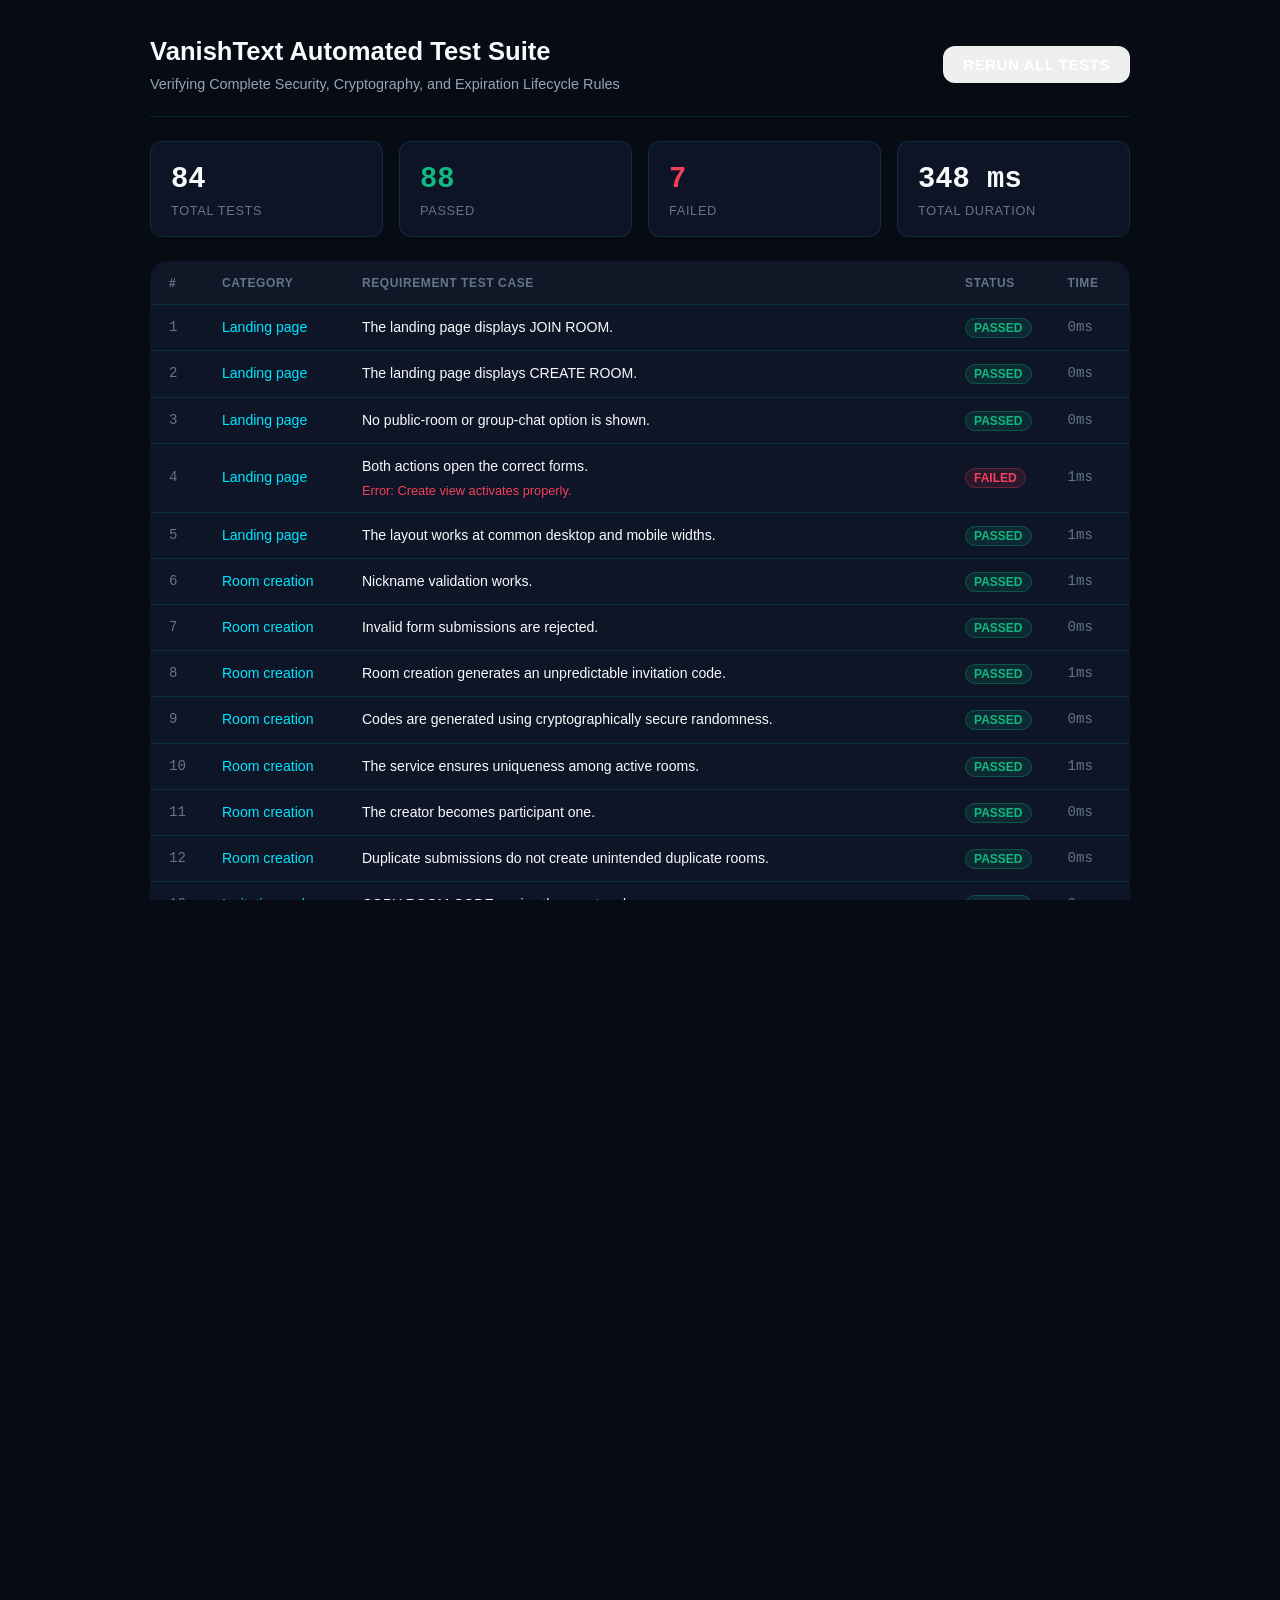
<file: test/runner.html>
<!DOCTYPE html>
<html lang="en">
<head>
  <meta charset="UTF-8">
  <meta name="viewport" content="width=device-width, initial-scale=1.0">
  <title>VanishText {Made by SUVX} — Automated Test Runner</title>
  <link rel="icon" type="image/svg+xml" href="../assets/logo.svg">
  <link rel="stylesheet" href="../css/style.css">
  <style>
    body {
      padding: 32px 20px;
      background-color: var(--bg-darkest);
    }
    .test-container {
      max-width: 980px;
      margin: 0 auto;
    }
    .test-header {
      display: flex;
      align-items: center;
      justify-content: space-between;
      margin-bottom: 24px;
      padding-bottom: 20px;
      border-bottom: 1px solid var(--border-subtle);
    }
    .stats-row {
      display: flex;
      gap: 16px;
      margin-bottom: 24px;
    }
    .stat-card {
      flex: 1;
      padding: 16px 20px;
      border-radius: var(--radius-md);
      background: var(--bg-card);
      border: 1px solid var(--border-subtle);
    }
    .stat-val {
      font-size: 1.8rem;
      font-weight: 700;
      font-family: var(--font-mono);
    }
    .stat-label {
      font-size: 0.8rem;
      color: var(--text-muted);
      text-transform: uppercase;
      letter-spacing: 0.05em;
    }
    .test-table {
      width: 100%;
      border-collapse: collapse;
      background: var(--bg-card);
      border-radius: var(--radius-lg);
      overflow: hidden;
      border: 1px solid var(--border-subtle);
      font-size: 0.88rem;
    }
    .test-table th, .test-table td {
      padding: 12px 18px;
      text-align: left;
      border-bottom: 1px solid var(--border-subtle);
    }
    .test-table th {
      background: var(--bg-secondary);
      color: var(--text-muted);
      font-weight: 600;
      text-transform: uppercase;
      font-size: 0.75rem;
      letter-spacing: 0.05em;
    }
    .badge-pass {
      color: var(--accent-emerald);
      background: rgba(16, 185, 129, 0.12);
      border: 1px solid rgba(16, 185, 129, 0.3);
      padding: 2px 8px;
      border-radius: 999px;
      font-size: 0.75rem;
      font-weight: 700;
    }
    .badge-fail {
      color: var(--accent-rose);
      background: rgba(244, 63, 94, 0.12);
      border: 1px solid rgba(244, 63, 94, 0.3);
      padding: 2px 8px;
      border-radius: 999px;
      font-size: 0.75rem;
      font-weight: 700;
    }
  </style>
</head>
<body>
  <div class="test-container">
    <div class="test-header">
      <div>
        <h1 style="font-size: 1.6rem; font-weight: 800; margin-bottom: 4px;">VanishText Automated Test Suite</h1>
        <p style="color: var(--text-secondary); font-size: 0.9rem;">Verifying Complete Security, Cryptography, and Expiration Lifecycle Rules</p>
      </div>
      <div>
        <button id="btn-run-tests" class="btn-primary" style="padding: 10px 20px;">RERUN ALL TESTS</button>
      </div>
    </div>

    <div class="stats-row">
      <div class="stat-card">
        <div class="stat-val" id="stat-total">84</div>
        <div class="stat-label">Total Tests</div>
      </div>
      <div class="stat-card">
        <div class="stat-val" style="color: var(--accent-emerald);" id="stat-passed">0</div>
        <div class="stat-label">Passed</div>
      </div>
      <div class="stat-card">
        <div class="stat-val" style="color: var(--accent-rose);" id="stat-failed">0</div>
        <div class="stat-label">Failed</div>
      </div>
      <div class="stat-card">
        <div class="stat-val" id="stat-duration">0 ms</div>
        <div class="stat-label">Total Duration</div>
      </div>
    </div>

    <!-- Hidden elements to satisfy DOM checks in landing page & chat tests -->
    <div style="display: none;">
      <div id="btn-open-join">JOIN ROOM</div>
      <div id="btn-open-create">CREATE ROOM</div>
      <div class="card-join">JOIN ROOM</div>
      <div class="card-create">CREATE ROOM</div>
      <button id="btn-clear-chat">CLEAR CHAT FOR BOTH</button>
      <button id="btn-remove-guest">REMOVE GUEST</button>
      <div id="modal-admission"></div>
      <button id="btn-admit-guest">ADMIT GUEST</button>
      <button id="btn-reject-guest">REJECT</button>
      <div id="view-landing" class="active"></div>
      <div id="view-create"></div>
      <div id="view-join"></div>
      <div id="view-invite"></div>
      <div id="view-chat"></div>
      <div class="app-main"></div>
    </div>

    <table class="test-table">
      <thead>
        <tr>
          <th style="width: 50px;">#</th>
          <th style="width: 140px;">Category</th>
          <th>Requirement Test Case</th>
          <th style="width: 90px;">Status</th>
          <th style="width: 80px;">Time</th>
        </tr>
      </thead>
      <tbody id="test-results-tbody">
        <!-- Results populated dynamically -->
      </tbody>
    </table>
  </div>

  <!-- Load modules -->
  <script src="../js/config.js"></script>
  <script src="../js/validation.js"></script>
  <script src="../js/crypto.js"></script>
  <script src="../js/transport.js"></script>
  <script src="../js/rooms.js"></script>
  <script src="../js/chat.js"></script>
  <script src="../js/ui.js"></script>
  <script src="suite.js"></script>

  <script>
    document.addEventListener('DOMContentLoaded', async () => {
      const tbody = document.getElementById('test-results-tbody');
      const statPassed = document.getElementById('stat-passed');
      const statFailed = document.getElementById('stat-failed');
      const statDuration = document.getElementById('stat-duration');
      const btnRun = document.getElementById('btn-run-tests');

      async function executeSuite() {
        tbody.innerHTML = '';
        let passed = 0;
        let failed = 0;
        const startTime = performance.now();

        window.VanishTestSuite.onTestComplete = (res) => {
          if (res.status === 'PASSED') passed++;
          else failed++;

          statPassed.textContent = passed;
          statFailed.textContent = failed;

          const row = document.createElement('tr');
          row.innerHTML = `
            <td style="font-family: var(--font-mono); color: var(--text-muted);">${res.id}</td>
            <td style="color: var(--accent-cyan); font-weight: 500;">${res.category}</td>
            <td>
              <div>${res.name}</div>
              ${res.error ? `<div style="color: var(--accent-rose); font-size: 0.8rem; margin-top: 4px;">Error: ${res.error}</div>` : ''}
            </td>
            <td><span class="${res.status === 'PASSED' ? 'badge-pass' : 'badge-fail'}">${res.status}</span></td>
            <td style="font-family: var(--font-mono); color: var(--text-muted);">${res.duration}ms</td>
          `;
          tbody.appendChild(row);
        };

        await window.VanishTestSuite.runAll();
        const totalDuration = Math.round(performance.now() - startTime);
        statDuration.textContent = `${totalDuration} ms`;
      }

      btnRun.addEventListener('click', executeSuite);
      await executeSuite();
    });
  </script>
</body>
</html>
</file>
<file: css/style.css>
/* ==========================================================================
   VanishText {Made by SUVX} — Modern Stealth Privacy Design System
   Vanilla CSS3 • Zero Frameworks
   ========================================================================== */

:root {
  /* Modern Dark Theme: Deep Navy Backgrounds */
  --bg-darkest: #070b14;
  --bg-primary: #0b111e;
  --bg-secondary: #101828;
  --bg-card: rgba(15, 23, 42, 0.85);
  --bg-card-hover: rgba(22, 34, 60, 0.95);
  --bg-input: #0a0f1d;

  /* Borders & Dividers with Subtle Cyan Hint */
  --border-subtle: rgba(0, 229, 255, 0.12);
  --border-focus: #00e5ff;
  --border-highlight: rgba(0, 229, 255, 0.35);

  /* Brand Accents */
  --accent-cyan: #00e5ff;
  --accent-cyan-dark: #00b4d8;
  --accent-emerald: #10b981;
  --accent-emerald-dark: #059669;
  --accent-indigo: #6366f1;
  --accent-rose: #f43f5e;
  --accent-amber: #f59e0b;

  /* Typography Colors */
  --text-primary: #f8fafc;
  --text-secondary: #94a3b8;
  --text-muted: #64748b;
  --text-inverse: #07090e;

  /* Shadows & Glows */
  --glow-cyan: 0 0 24px rgba(0, 229, 255, 0.35);
  --glow-emerald: 0 0 24px rgba(16, 185, 129, 0.25);
  --shadow-card: 0 12px 32px -4px rgba(0, 0, 0, 0.5), 0 4px 12px -2px rgba(0, 0, 0, 0.3);
  --shadow-input: 0 2px 8px rgba(0, 0, 0, 0.3) inset;

  /* Typography */
  --font-sans: 'Inter', -apple-system, BlinkMacSystemFont, "Segoe UI", Roboto, sans-serif;
  --font-mono: 'JetBrains Mono', Consolas, monospace;

  /* Transitions */
  --ease-fast: cubic-bezier(0.16, 1, 0.3, 1);
  --radius-sm: 8px;
  --radius-md: 12px;
  --radius-lg: 18px;
  --radius-xl: 24px;
}

/* Global Reset */
*,
*::before,
*::after {
  box-sizing: border-box;
  margin: 0;
  padding: 0;
}

html,
body {
  width: 100%;
  height: 100%;
  margin: 0;
  padding: 0;
  background-color: var(--bg-darkest);
  color: var(--text-primary);
  font-family: var(--font-sans);
  font-size: 16px;
  line-height: 1.5;
  -webkit-font-smoothing: antialiased;
  -moz-osx-font-smoothing: grayscale;
  overflow: hidden;
}

/* Background Subtle Gradient Grid */
body::before {
  content: '';
  position: fixed;
  top: 0;
  left: 0;
  right: 0;
  bottom: 0;
  background:
    linear-gradient(rgba(0, 229, 255, 0.03) 1px, transparent 1px),
    linear-gradient(90deg, rgba(0, 229, 255, 0.03) 1px, transparent 1px),
    radial-gradient(circle at 15% 15%, rgba(0, 229, 255, 0.08) 0%, transparent 45%),
    radial-gradient(circle at 85% 85%, rgba(99, 102, 241, 0.07) 0%, transparent 45%),
    linear-gradient(180deg, var(--bg-darkest) 0%, var(--bg-primary) 100%);
  background-size: 36px 36px, 36px 36px, 100% 100%, 100% 100%, 100% 100%;
  pointer-events: none;
  z-index: -1;
}

.heading-gradient {
  background: linear-gradient(135deg, #00e5ff 0%, #38bdf8 55%, #818cf8 100%);
  -webkit-background-clip: text;
  -webkit-text-fill-color: transparent;
}

/* Application Layout */
.app-layout {
  display: flex;
  flex-direction: column;
  width: 100%;
  height: 100%;
  height: 100dvh;
  height: var(--app-height, 100dvh);
  max-height: 100%;
  max-height: 100dvh;
  max-height: var(--app-height, 100dvh);
  position: relative;
  overflow: hidden;
}

/* ==========================================================================
   HEADER
   ========================================================================== */
.app-header {
  height: 72px;
  flex-shrink: 0;
  background: rgba(11, 14, 20, 0.85);
  backdrop-filter: blur(16px);
  -webkit-backdrop-filter: blur(16px);
  border-bottom: 1px solid var(--border-subtle);
  position: relative;
  z-index: 100;
  display: flex;
  align-items: center;
}

.header-container {
  width: 100%;
  max-width: 1200px;
  margin: 0 auto;
  padding: 0 24px;
  display: flex;
  align-items: center;
  justify-content: space-between;
}

.brand-group {
  display: flex;
  align-items: center;
  gap: 14px;
  text-decoration: none;
  cursor: pointer;
}

.brand-logo {
  filter: drop-shadow(0 0 8px rgba(16, 185, 129, 0.4));
  flex-shrink: 0;
}

.brand-info {
  display: flex;
  flex-direction: column;
}

.brand-title-wrap {
  display: flex;
  align-items: center;
  gap: 8px;
}

.brand-name {
  font-size: 1.25rem;
  font-weight: 700;
  letter-spacing: -0.02em;
  background: linear-gradient(135deg, #ffffff 30%, var(--text-secondary) 100%);
  -webkit-background-clip: text;
  -webkit-text-fill-color: transparent;
}

.brand-badge {
  font-size: 0.72rem;
  font-family: var(--font-mono);
  font-weight: 600;
  padding: 2px 7px;
  border-radius: 999px;
  background: rgba(16, 185, 129, 0.12);
  color: var(--accent-emerald);
  border: 1px solid rgba(16, 185, 129, 0.3);
  letter-spacing: 0.03em;
}

.brand-tagline {
  font-size: 0.75rem;
  color: var(--text-muted);
  font-weight: 400;
  margin-top: 1px;
}

.header-actions {
  display: none !important;
}

/* Privacy Shield Toggle Switch */
.toggle-pill {
  display: flex;
  align-items: center;
  gap: 8px;
  cursor: pointer;
  user-select: none;
  font-size: 0.8rem;
  color: var(--text-secondary);
}

.toggle-pill input {
  position: absolute;
  opacity: 0;
  width: 0;
  height: 0;
}

.toggle-track {
  width: 36px;
  height: 20px;
  background: var(--bg-secondary);
  border: 1px solid var(--border-subtle);
  border-radius: 999px;
  position: relative;
  transition: all 0.25s var(--ease-fast);
}

.toggle-track::before {
  content: '';
  position: absolute;
  width: 14px;
  height: 14px;
  border-radius: 50%;
  top: 2px;
  left: 2px;
  background: var(--text-muted);
  transition: all 0.25s var(--ease-fast);
}

.toggle-pill input:checked+.toggle-track {
  background: rgba(16, 185, 129, 0.2);
  border-color: var(--accent-emerald);
}

.toggle-pill input:checked+.toggle-track::before {
  transform: translateX(16px);
  background: var(--accent-emerald);
  box-shadow: 0 0 8px var(--accent-emerald);
}

/* Ghost Button */
.btn-ghost {
  display: inline-flex;
  align-items: center;
  gap: 6px;
  padding: 8px 14px;
  background: transparent;
  color: var(--text-secondary);
  border: 1px solid var(--border-subtle);
  border-radius: var(--radius-md);
  font-size: 0.82rem;
  font-weight: 500;
  cursor: pointer;
  transition: all 0.2s var(--ease-fast);
}

.btn-ghost:hover {
  color: var(--text-primary);
  background: rgba(255, 255, 255, 0.04);
  border-color: rgba(255, 255, 255, 0.15);
}

/* ==========================================================================
   VIEW SECTIONS
   ========================================================================== */
.app-main {
  flex: 1 1 0%;
  min-height: 0;
  display: flex;
  flex-direction: column;
  position: relative;
  overflow: hidden;
  width: 100%;
  height: 100%;
}

.view-section {
  display: none !important;
  width: 100%;
  height: 100%;
  animation: fadeIn 0.28s var(--ease-fast) forwards;
}

.view-section.active {
  display: flex !important;
  flex-direction: column;
  flex: 1 1 0%;
  min-height: 0;
  height: 100%;
  width: 100%;
  overflow-y: auto;
  -webkit-overflow-scrolling: touch;
}

@keyframes fadeIn {
  from {
    opacity: 0;
    transform: translateY(6px);
  }

  to {
    opacity: 1;
    transform: translateY(0);
  }
}

/* ==========================================================================
   1. LANDING PAGE
   ========================================================================== */
.landing-hero {
  max-width: 960px;
  margin: 0 auto;
  padding: 40px 24px 20px;
  display: flex;
  flex-direction: column;
  align-items: center;
  text-align: center;
  flex: 1;
  justify-content: center;
}

.security-chip {
  display: inline-flex;
  align-items: center;
  gap: 8px;
  padding: 6px 14px;
  border-radius: 999px;
  background: rgba(16, 185, 129, 0.08);
  border: 1px solid rgba(16, 185, 129, 0.25);
  color: var(--accent-emerald);
  font-size: 0.78rem;
  font-weight: 500;
  letter-spacing: 0.02em;
  margin-bottom: 24px;
}

.pulse-dot {
  width: 7px;
  height: 7px;
  border-radius: 50%;
  background: var(--accent-emerald);
  box-shadow: 0 0 10px var(--accent-emerald);
  animation: pulse 2s infinite;
}

@keyframes pulse {

  0%,
  100% {
    opacity: 1;
    transform: scale(1);
  }

  50% {
    opacity: 0.5;
    transform: scale(0.85);
  }
}

.landing-heading {
  font-size: clamp(2rem, 5vw, 3.2rem);
  font-weight: 800;
  letter-spacing: -0.03em;
  line-height: 1.15;
  margin-bottom: 14px;
  background: linear-gradient(180deg, #ffffff 40%, #94a3b8 100%);
  -webkit-background-clip: text;
  -webkit-text-fill-color: transparent;
}

.landing-subheading {
  font-size: clamp(1rem, 2vw, 1.15rem);
  color: var(--text-secondary);
  max-width: 580px;
  margin-bottom: 36px;
  line-height: 1.6;
}

/* EXACTLY TWO PRIMARY ACTION CARDS */
.landing-cards-grid {
  display: grid;
  grid-template-columns: repeat(2, 1fr);
  gap: 24px;
  width: 100%;
  max-width: 780px;
  margin-bottom: 36px;
}

.action-card {
  background: var(--bg-card);
  backdrop-filter: blur(12px);
  -webkit-backdrop-filter: blur(12px);
  border: 1px solid var(--border-subtle);
  border-radius: var(--radius-xl);
  padding: 32px 28px;
  display: flex;
  flex-direction: column;
  align-items: center;
  text-align: center;
  box-shadow: var(--shadow-card);
  transition: all 0.25s var(--ease-fast);
  position: relative;
  overflow: hidden;
}

.action-card::before {
  content: '';
  position: absolute;
  top: 0;
  left: 0;
  right: 0;
  height: 2px;
  opacity: 0;
  transition: opacity 0.25s;
}

.card-join::before {
  background: linear-gradient(90deg, transparent, var(--accent-cyan), transparent);
}

.card-create::before {
  background: linear-gradient(90deg, transparent, var(--accent-emerald), transparent);
}

.action-card:hover {
  transform: translateY(-4px);
  background: var(--bg-card-hover);
  border-color: rgba(255, 255, 255, 0.16);
}

.action-card:hover::before {
  opacity: 1;
}

.card-icon-wrap {
  width: 64px;
  height: 64px;
  border-radius: var(--radius-lg);
  display: flex;
  align-items: center;
  justify-content: center;
  margin-bottom: 20px;
}

.join-icon {
  background: rgba(6, 182, 212, 0.1);
  color: var(--accent-cyan);
  border: 1px solid rgba(6, 182, 212, 0.2);
}

.create-icon {
  background: rgba(16, 185, 129, 0.1);
  color: var(--accent-emerald);
  border: 1px solid rgba(16, 185, 129, 0.2);
}

.card-title {
  font-size: 1.35rem;
  font-weight: 700;
  letter-spacing: -0.01em;
  margin-bottom: 8px;
}

.card-desc {
  font-size: 0.9rem;
  color: var(--text-secondary);
  line-height: 1.5;
  margin-bottom: 24px;
  flex: 1;
}

/* Primary Action Buttons */
.btn-primary {
  width: 100%;
  display: inline-flex;
  align-items: center;
  justify-content: center;
  gap: 10px;
  padding: 14px 24px;
  border-radius: var(--radius-md);
  font-size: 0.95rem;
  font-weight: 700;
  letter-spacing: 0.03em;
  border: none;
  cursor: pointer;
  transition: all 0.2s var(--ease-fast);
  color: #ffffff;
}

.btn-join {
  background: linear-gradient(135deg, #0284c7 0%, #06b6d4 100%);
  box-shadow: 0 4px 16px rgba(6, 182, 212, 0.3);
}

.btn-join:hover {
  background: linear-gradient(135deg, #0369a1 0%, #0891b2 100%);
  box-shadow: 0 6px 20px rgba(6, 182, 212, 0.45);
  transform: translateY(-1px);
}

.btn-create {
  background: linear-gradient(135deg, #059669 0%, #10b981 100%);
  box-shadow: 0 4px 16px rgba(16, 185, 129, 0.3);
}

.btn-create:hover {
  background: linear-gradient(135deg, #047857 0%, #059669 100%);
  box-shadow: 0 6px 20px rgba(16, 185, 129, 0.45);
  transform: translateY(-1px);
}

.btn-primary:active {
  transform: translateY(1px);
}

.btn-primary:focus-visible {
  outline: 2px solid var(--accent-emerald);
  outline-offset: 3px;
}

/* Feature Pillars Row */
.pillars-row {
  display: flex;
  align-items: center;
  justify-content: center;
  flex-wrap: wrap;
  gap: 20px;
  margin-top: 10px;
}

.pillar-item {
  display: flex;
  align-items: center;
  gap: 8px;
  font-size: 0.82rem;
  color: var(--text-muted);
  background: rgba(255, 255, 255, 0.03);
  padding: 6px 14px;
  border-radius: 999px;
  border: 1px solid var(--border-subtle);
}

.pillar-icon {
  font-size: 0.9rem;
}

/* ==========================================================================
   2. FORMS & MODAL CARDS (CREATE / JOIN / INVITE)
   ========================================================================== */
.form-modal-card {
  width: 100%;
  max-width: 480px;
  margin: auto;
  padding: 36px 32px;
  background: var(--bg-card);
  backdrop-filter: blur(16px);
  -webkit-backdrop-filter: blur(16px);
  border: 1px solid var(--border-subtle);
  border-radius: var(--radius-xl);
  box-shadow: var(--shadow-card);
}

.form-card-header {
  text-align: center;
  margin-bottom: 28px;
}

.icon-circle {
  width: 52px;
  height: 52px;
  border-radius: 50%;
  display: inline-flex;
  align-items: center;
  justify-content: center;
  margin-bottom: 16px;
  font-size: 1.3rem;
}

.create-glow {
  background: rgba(16, 185, 129, 0.12);
  color: var(--accent-emerald);
  border: 1px solid rgba(16, 185, 129, 0.3);
  box-shadow: var(--glow-emerald);
}

.join-glow {
  background: rgba(6, 182, 212, 0.12);
  color: var(--accent-cyan);
  border: 1px solid rgba(6, 182, 212, 0.3);
  box-shadow: var(--glow-cyan);
}

.ready-glow {
  background: rgba(16, 185, 129, 0.15);
  border: 1px solid rgba(16, 185, 129, 0.4);
  box-shadow: var(--glow-emerald);
}

.modal-title {
  font-size: 1.5rem;
  font-weight: 700;
  letter-spacing: -0.02em;
  margin-bottom: 6px;
}

.modal-subtitle {
  font-size: 0.88rem;
  color: var(--text-secondary);
  line-height: 1.4;
}

/* Form Groups */
.form-group {
  margin-bottom: 20px;
  text-align: left;
}

.form-label {
  display: block;
  font-size: 0.82rem;
  font-weight: 600;
  letter-spacing: 0.02em;
  color: var(--text-secondary);
  margin-bottom: 8px;
  text-transform: uppercase;
}

.required {
  color: var(--accent-rose);
}

.optional {
  color: var(--text-muted);
  text-transform: none;
  font-weight: 400;
}

.form-input,
.form-select {
  width: 100%;
  height: 48px;
  background: var(--bg-input);
  border: 1px solid var(--border-subtle);
  border-radius: var(--radius-md);
  padding: 0 16px;
  color: var(--text-primary);
  font-family: var(--font-sans);
  font-size: 0.95rem;
  box-shadow: var(--shadow-input);
  transition: all 0.2s var(--ease-fast);
}

.form-input:focus,
.form-select:focus {
  outline: none;
  border-color: var(--border-focus);
  box-shadow: 0 0 0 3px rgba(16, 185, 129, 0.18);
}

.monospace-input {
  font-family: var(--font-mono);
  font-size: 1.15rem;
  letter-spacing: 0.08em;
  text-transform: uppercase;
}

.field-hint {
  display: block;
  font-size: 0.74rem;
  color: var(--text-muted);
  margin-top: 6px;
  line-height: 1.35;
}

.form-actions {
  display: flex;
  align-items: center;
  gap: 12px;
  margin-top: 28px;
}

.btn-secondary {
  height: 48px;
  padding: 0 20px;
  background: transparent;
  color: var(--text-secondary);
  border: 1px solid var(--border-subtle);
  border-radius: var(--radius-md);
  font-size: 0.9rem;
  font-weight: 600;
  cursor: pointer;
  transition: all 0.2s var(--ease-fast);
}

.btn-secondary:hover {
  background: rgba(255, 255, 255, 0.06);
  color: var(--text-primary);
  border-color: rgba(255, 255, 255, 0.16);
}

/* ==========================================================================
   3. INVITATION CARD & CONTROLS
   ========================================================================== */
.invite-card {
  max-width: 520px;
}

.code-display-wrap {
  background: var(--bg-input);
  border: 1px solid var(--border-highlight);
  border-radius: var(--radius-lg);
  padding: 24px 20px;
  text-align: center;
  margin-bottom: 24px;
}

.code-label {
  display: block;
  font-size: 0.75rem;
  font-weight: 700;
  color: var(--accent-emerald);
  letter-spacing: 0.08em;
  margin-bottom: 12px;
}

.code-box {
  font-family: var(--font-mono);
  font-size: clamp(1.4rem, 4vw, 2rem);
  font-weight: 700;
  letter-spacing: 0.1em;
  color: #ffffff;
  user-select: all;
  padding: 8px 12px;
  background: rgba(16, 185, 129, 0.06);
  border-radius: var(--radius-sm);
  display: inline-block;
  border: 1px dashed rgba(16, 185, 129, 0.35);
  margin-bottom: 12px;
}

.code-entropy-note {
  display: block;
  font-size: 0.75rem;
  color: var(--text-muted);
  line-height: 1.4;
}

.invite-controls-grid {
  display: grid;
  grid-template-columns: repeat(auto-fit, minmax(130px, 1fr));
  gap: 10px;
  margin-bottom: 16px;
}

.btn-copy,
.btn-copy-link,
.btn-share {
  height: 48px;
  display: inline-flex;
  align-items: center;
  justify-content: center;
  gap: 8px;
  font-size: 0.82rem;
  font-weight: 600;
  white-space: nowrap;
}

.network-badge-box {
  display: flex;
  align-items: center;
  gap: 12px;
  background: rgba(6, 182, 212, 0.08);
  border: 1px solid rgba(6, 182, 212, 0.22);
  border-radius: var(--radius-md);
  padding: 12px 16px;
  margin-bottom: 20px;
  text-align: left;
}

.network-badge-icon {
  font-size: 1.25rem;
  flex-shrink: 0;
}

.network-badge-text {
  font-size: 0.78rem;
  color: var(--text-secondary);
  line-height: 1.45;
}

.network-badge-text strong {
  color: var(--accent-cyan);
}

.invite-enter-wrap {
  display: flex;
  flex-direction: column;
  align-items: center;
  gap: 10px;
}

.btn-success {
  width: 100%;
  height: 50px;
  display: inline-flex;
  align-items: center;
  justify-content: center;
  gap: 10px;
  background: linear-gradient(135deg, #10b981 0%, #059669 100%);
  color: #ffffff;
  border: none;
  border-radius: var(--radius-md);
  font-size: 0.95rem;
  font-weight: 700;
  letter-spacing: 0.03em;
  cursor: pointer;
  box-shadow: 0 4px 16px rgba(16, 185, 129, 0.3);
  transition: all 0.2s var(--ease-fast);
}

.btn-success:hover {
  box-shadow: 0 6px 22px rgba(16, 185, 129, 0.45);
  transform: translateY(-1px);
}

.invite-warning {
  font-size: 0.75rem;
  color: var(--text-muted);
  text-align: center;
}

.invite-back-wrap {
  margin-top: 4px;
}

.btn-cancel-invite {
  display: inline-flex;
  align-items: center;
  gap: 6px;
  background: transparent;
  border: 1px solid var(--border-subtle);
  color: var(--text-muted);
  font-size: 0.82rem;
  font-weight: 500;
  padding: 8px 16px;
  border-radius: var(--radius-md);
  cursor: pointer;
  transition: all 0.2s var(--ease-fast);
}

.btn-cancel-invite:hover {
  background: rgba(255, 255, 255, 0.05);
  color: var(--text-primary);
  border-color: rgba(255, 255, 255, 0.2);
}

/* ==========================================================================
   4. CHAT ROOM INTERFACE — Full Screen Chat Layout
   ========================================================================== */
.chat-section {
  width: 100%;
  max-width: 100%;
  height: 100%;
  padding: 0;
  margin: 0;
  display: flex;
  flex-direction: column;
  overflow: hidden !important;
  min-height: 0;
  flex: 1 1 0%;
}

.chat-section.active {
  display: flex !important;
  flex-direction: column;
  height: 100%;
  min-height: 0;
  flex: 1 1 0%;
  overflow: hidden !important;
}

.chat-wrapper {
  max-width: 100% !important;
  width: 100% !important;
  height: 100% !important;
  margin: 0 !important;
  background: var(--bg-card);
  backdrop-filter: blur(16px);
  -webkit-backdrop-filter: blur(16px);
  border: none;
  border-top: 1px solid var(--border-subtle);
  border-radius: 0 !important;
  display: flex;
  flex-direction: row;
  overflow: hidden;
  min-height: 0;
  flex: 1 1 0%;
  position: relative;
}

/* LEFT SIDEBAR */
.chat-sidebar {
  width: 290px;
  flex-shrink: 0;
  height: 100%;
  min-height: 0;
  background: rgba(9, 14, 25, 0.95);
  border-right: 1px solid var(--border-subtle);
  display: flex;
  flex-direction: column;
  overflow: hidden;
  transition: transform 0.3s var(--ease-fast);
  z-index: 20;
}

/* Mobile Back / Close Navigation Bar (Hidden by default on desktop) */
.sidebar-mobile-nav {
  display: none;
  align-items: center;
  justify-content: space-between;
  padding: 12px 16px;
  background: rgba(14, 20, 36, 0.95);
  border-bottom: 1px solid var(--border-subtle);
}

.btn-sidebar-back {
  display: inline-flex;
  align-items: center;
  gap: 8px;
  background: rgba(0, 229, 255, 0.12);
  border: 1px solid rgba(0, 229, 255, 0.35);
  color: var(--accent-cyan);
  font-weight: 600;
  font-size: 0.85rem;
  padding: 7px 14px;
  border-radius: var(--radius-md);
  cursor: pointer;
  transition: all 0.2s ease;
}

.btn-sidebar-back:hover {
  background: rgba(0, 229, 255, 0.22);
  color: #ffffff;
  border-color: var(--accent-cyan);
}

.btn-sidebar-close-icon {
  display: inline-flex;
  align-items: center;
  justify-content: center;
  width: 32px;
  height: 32px;
  background: rgba(255, 255, 255, 0.05);
  border: 1px solid var(--border-subtle);
  border-radius: 50%;
  color: var(--text-secondary);
  cursor: pointer;
  transition: all 0.2s ease;
}

.btn-sidebar-close-icon:hover {
  background: rgba(244, 63, 94, 0.15);
  border-color: rgba(244, 63, 94, 0.4);
  color: var(--accent-rose);
}

/* Sidebar Backdrop (Overlay behind mobile sidebar) */
.sidebar-backdrop {
  display: none;
  position: absolute;
  top: 0;
  left: 0;
  right: 0;
  bottom: 0;
  background: rgba(3, 5, 10, 0.75);
  backdrop-filter: blur(4px);
  -webkit-backdrop-filter: blur(4px);
  z-index: 45;
  opacity: 0;
  pointer-events: none;
  transition: opacity 0.25s ease;
}

.sidebar-backdrop.active {
  opacity: 1;
  pointer-events: auto;
}

.sidebar-header {
  padding: 16px 18px;
  border-bottom: 1px solid var(--border-subtle);
  background: rgba(14, 20, 36, 0.6);
}

.sidebar-room-info {
  display: flex;
  flex-direction: column;
  gap: 6px;
}

.sidebar-label {
  font-size: 0.68rem;
  font-weight: 700;
  letter-spacing: 0.08em;
  color: var(--accent-cyan);
  text-transform: uppercase;
}

.sidebar-code-box {
  display: flex;
  align-items: center;
  justify-content: space-between;
  background: rgba(0, 229, 255, 0.07);
  border: 1px solid rgba(0, 229, 255, 0.25);
  border-radius: var(--radius-md);
  padding: 8px 12px;
}

.sidebar-code {
  font-family: var(--font-mono);
  font-size: 0.88rem;
  font-weight: 700;
  color: #ffffff;
  letter-spacing: 0.05em;
}

.btn-icon-copy {
  background: transparent;
  border: none;
  color: var(--accent-cyan);
  cursor: pointer;
  padding: 4px;
  border-radius: 4px;
  display: flex;
  align-items: center;
  justify-content: center;
  transition: all 0.2s;
}

.btn-icon-copy:hover {
  background: rgba(0, 229, 255, 0.15);
  color: #ffffff;
}

/* Participants Section */
.sidebar-section {
  flex: 1;
  display: flex;
  flex-direction: column;
  padding: 16px 18px;
  overflow-y: auto;
  scrollbar-width: thin;
}

.sidebar-section-header {
  display: flex;
  align-items: center;
  justify-content: space-between;
  margin-bottom: 12px;
}

.sidebar-section-title {
  font-size: 0.72rem;
  font-weight: 700;
  letter-spacing: 0.06em;
  color: var(--text-muted);
  text-transform: uppercase;
}

.participant-count-badge {
  font-size: 0.7rem;
  font-weight: 600;
  color: var(--accent-emerald);
  background: rgba(16, 185, 129, 0.12);
  border: 1px solid rgba(16, 185, 129, 0.3);
  padding: 2px 8px;
  border-radius: 999px;
}

.sidebar-participants-list {
  display: flex;
  flex-direction: column;
  gap: 8px;
}

.sidebar-participant-item {
  display: flex;
  align-items: center;
  gap: 10px;
  padding: 8px 10px;
  border-radius: var(--radius-md);
  background: rgba(255, 255, 255, 0.03);
  border: 1px solid rgba(255, 255, 255, 0.05);
  transition: all 0.2s var(--ease-fast);
}

.sidebar-participant-item:hover {
  background: rgba(255, 255, 255, 0.06);
}

.sidebar-participant-item.is-self {
  background: rgba(0, 229, 255, 0.06);
  border-color: rgba(0, 229, 255, 0.2);
}

.participant-avatar {
  width: 28px;
  height: 28px;
  border-radius: 50%;
  background: linear-gradient(135deg, #00e5ff 0%, #6366f1 100%);
  color: #05070d;
  font-weight: 700;
  font-size: 0.75rem;
  display: flex;
  align-items: center;
  justify-content: center;
  flex-shrink: 0;
}

.participant-meta {
  flex: 1;
  min-width: 0;
  display: flex;
  flex-direction: column;
  gap: 2px;
}

.participant-name {
  font-size: 0.82rem;
  font-weight: 600;
  color: var(--text-primary);
  white-space: nowrap;
  overflow: hidden;
  text-overflow: ellipsis;
}

.participant-role-tag {
  font-size: 0.65rem;
  font-weight: 600;
  padding: 1px 6px;
  border-radius: 4px;
  display: inline-block;
  width: fit-content;
}

.role-owner {
  color: #f59e0b;
  background: rgba(245, 158, 11, 0.15);
  border: 1px solid rgba(245, 158, 11, 0.3);
}

.role-member {
  color: var(--text-secondary);
  background: rgba(255, 255, 255, 0.06);
}

.btn-remove-participant {
  background: rgba(244, 63, 94, 0.1);
  border: 1px solid rgba(244, 63, 94, 0.3);
  color: var(--accent-rose);
  border-radius: 6px;
  width: 24px;
  height: 24px;
  font-size: 0.75rem;
  display: flex;
  align-items: center;
  justify-content: center;
  cursor: pointer;
  transition: all 0.2s;
  flex-shrink: 0;
}

.btn-remove-participant:hover {
  background: rgba(244, 63, 94, 0.25);
  border-color: var(--accent-rose);
}

/* Sidebar Pending Admission Box */
.sidebar-pending-wrap {
  margin: 0 14px 12px;
  padding: 12px;
  background: rgba(245, 158, 11, 0.1);
  border: 1px solid rgba(245, 158, 11, 0.3);
  border-radius: var(--radius-md);
  display: flex;
  flex-direction: column;
  gap: 8px;
}

.pending-notice-title {
  font-size: 0.7rem;
  font-weight: 700;
  color: var(--accent-amber);
  text-transform: uppercase;
  letter-spacing: 0.05em;
}

.pending-guest-row {
  display: flex;
  align-items: center;
  justify-content: space-between;
  gap: 8px;
}

.pending-nick {
  font-size: 0.82rem;
  font-weight: 600;
  color: var(--text-primary);
  overflow: hidden;
  text-overflow: ellipsis;
}

.pending-actions {
  display: flex;
  align-items: center;
  gap: 6px;
}

.btn-admit-quick {
  background: rgba(16, 185, 129, 0.2);
  border: 1px solid rgba(16, 185, 129, 0.4);
  color: var(--accent-emerald);
  padding: 3px 8px;
  font-size: 0.72rem;
  font-weight: 600;
  border-radius: 4px;
  cursor: pointer;
  transition: all 0.2s;
}

.btn-admit-quick:hover {
  background: rgba(16, 185, 129, 0.35);
}

.btn-reject-quick {
  background: rgba(244, 63, 94, 0.2);
  border: 1px solid rgba(244, 63, 94, 0.4);
  color: var(--accent-rose);
  padding: 3px 8px;
  font-size: 0.72rem;
  font-weight: 600;
  border-radius: 4px;
  cursor: pointer;
  transition: all 0.2s;
}

.btn-reject-quick:hover {
  background: rgba(244, 63, 94, 0.35);
}

/* Sidebar Footer */
.sidebar-footer {
  padding: 14px 18px;
  border-top: 1px solid var(--border-subtle);
  background: rgba(9, 14, 25, 0.8);
  display: flex;
  flex-direction: column;
  gap: 8px;
}

.sidebar-footer .btn-clear,
.sidebar-footer .btn-leave {
  width: 100%;
  justify-content: center;
  height: 38px;
  font-size: 0.78rem;
  font-weight: 600;
  border-radius: var(--radius-md);
}

/* Main Conversation Area */
.chat-main-area {
  flex: 1 1 0%;
  min-width: 0;
  min-height: 0;
  height: 100%;
  width: 100%;
  display: flex;
  flex-direction: column;
  overflow: hidden;
  background: var(--bg-card);
  position: relative;
}

.btn-sidebar-toggle {
  display: none;
  align-items: center;
  gap: 6px;
  padding: 6px 10px;
  background: rgba(255, 255, 255, 0.05);
  border: 1px solid var(--border-subtle);
  border-radius: var(--radius-md);
  color: var(--text-primary);
  cursor: pointer;
  margin-right: 12px;
}

.toggle-badge {
  font-size: 0.7rem;
  font-weight: 700;
  background: var(--accent-cyan);
  color: #05070d;
  padding: 1px 6px;
  border-radius: 999px;
}

/* Chat Header */
.chat-header {
  padding: 16px 20px;
  background: rgba(11, 14, 20, 0.9);
  border-bottom: 1px solid var(--border-subtle);
  display: flex;
  align-items: center;
  justify-content: space-between;
  flex-shrink: 0;
}

.chat-header-left {
  display: flex;
  flex-direction: column;
  gap: 4px;
}

.room-title-group {
  display: flex;
  align-items: center;
  gap: 10px;
}

.chat-room-title {
  font-size: 1.1rem;
  font-weight: 700;
  letter-spacing: -0.01em;
}

.chat-badges {
  display: flex;
  align-items: center;
  gap: 8px;
}

.badge-transport {
  font-size: 0.72rem;
  font-family: var(--font-mono);
  color: var(--accent-cyan);
  background: rgba(6, 182, 212, 0.1);
  border: 1px solid rgba(6, 182, 212, 0.25);
  padding: 2px 8px;
  border-radius: 999px;
}

.badge-verify {
  display: inline-flex;
  align-items: center;
  gap: 5px;
  font-size: 0.72rem;
  font-family: var(--font-mono);
  font-weight: 600;
  color: var(--accent-emerald);
  background: rgba(16, 185, 129, 0.12);
  border: 1px solid rgba(16, 185, 129, 0.3);
  padding: 2px 8px;
  border-radius: 999px;
  cursor: pointer;
  transition: all 0.2s var(--ease-fast);
}

.badge-verify:hover {
  background: rgba(16, 185, 129, 0.22);
  border-color: var(--accent-emerald);
}

.chat-participants-row {
  display: flex;
  align-items: center;
  gap: 8px;
  font-size: 0.8rem;
  color: var(--text-secondary);
}

.status-dot {
  width: 8px;
  height: 8px;
  border-radius: 50%;
  flex-shrink: 0;
}

.status-connected {
  background: var(--accent-emerald);
  box-shadow: 0 0 8px var(--accent-emerald);
}

.status-waiting,
.status-handshake {
  background: var(--accent-amber);
  box-shadow: 0 0 8px var(--accent-amber);
  animation: pulse 1.5s infinite;
}

.status-disconnected {
  background: var(--accent-rose);
  box-shadow: 0 0 8px var(--accent-rose);
}

.divider-dot {
  color: var(--text-muted);
}

.participants-text {
  font-weight: 500;
  color: var(--text-primary);
}

.btn-danger {
  display: inline-flex;
  align-items: center;
  gap: 6px;
  padding: 8px 14px;
  background: rgba(244, 63, 94, 0.1);
  color: var(--accent-rose);
  border: 1px solid rgba(244, 63, 94, 0.3);
  border-radius: var(--radius-md);
  font-size: 0.8rem;
  font-weight: 600;
  cursor: pointer;
  transition: all 0.2s var(--ease-fast);
}

.btn-danger:hover {
  background: rgba(244, 63, 94, 0.2);
  border-color: var(--accent-rose);
}

.chat-header-right {
  display: flex;
  align-items: center;
  gap: 8px;
  flex-wrap: wrap;
}

.btn-header-leave {
  display: inline-flex;
  align-items: center;
  gap: 5px;
  padding: 6px 12px;
  font-size: 0.78rem;
  font-weight: 600;
  color: var(--accent-rose);
  background: rgba(244, 63, 94, 0.1);
  border: 1px solid rgba(244, 63, 94, 0.3);
  border-radius: var(--radius-md);
  cursor: pointer;
  transition: all 0.2s var(--ease-fast);
}

.btn-header-leave:hover {
  background: rgba(244, 63, 94, 0.25);
  border-color: var(--accent-rose);
}

/* Clear Chat Button */
.btn-clear {
  display: inline-flex;
  align-items: center;
  gap: 6px;
  padding: 8px 14px;
  background: rgba(245, 158, 11, 0.12);
  color: var(--accent-amber);
  border: 1px solid rgba(245, 158, 11, 0.35);
  border-radius: var(--radius-md);
  font-size: 0.8rem;
  font-weight: 600;
  cursor: pointer;
  transition: all 0.2s var(--ease-fast);
}

.btn-clear:hover {
  background: rgba(245, 158, 11, 0.24);
  border-color: var(--accent-amber);
  box-shadow: 0 0 12px rgba(245, 158, 11, 0.25);
}

/* Creator Remove Guest Button */
.btn-remove-guest {
  display: inline-flex;
  align-items: center;
  gap: 6px;
  padding: 8px 14px;
  background: rgba(244, 63, 94, 0.12);
  color: var(--accent-rose);
  border: 1px solid rgba(244, 63, 94, 0.35);
  border-radius: var(--radius-md);
  font-size: 0.8rem;
  font-weight: 600;
  cursor: pointer;
  transition: all 0.2s var(--ease-fast);
}

.btn-remove-guest:hover {
  background: rgba(244, 63, 94, 0.24);
  border-color: var(--accent-rose);
  box-shadow: 0 0 12px rgba(244, 63, 94, 0.25);
}

/* Scrollable Message List (Memory Only) */
.chat-messages-container {
  flex: 1 1 0%;
  min-height: 0;
  height: auto;
  padding: 20px 24px;
  overflow-y: auto;
  overflow-x: hidden;
  -webkit-overflow-scrolling: touch;
  overscroll-behavior: contain;
  display: flex;
  flex-direction: column;
  gap: 14px;
  scrollbar-width: thin;
  scrollbar-color: rgba(0, 229, 255, 0.2) transparent;
}

.chat-messages-container::-webkit-scrollbar {
  width: 6px;
}

.chat-messages-container::-webkit-scrollbar-thumb {
  background: rgba(255, 255, 255, 0.12);
  border-radius: 4px;
}

/* Message Rows */
.message-row {
  display: flex;
  width: 100%;
}

.message-row.self {
  justify-content: flex-end;
}

.message-row.peer {
  justify-content: flex-start;
}

.message-row.system {
  justify-content: center;
}

.system-message-card {
  font-size: 0.78rem;
  color: var(--text-muted);
  background: rgba(255, 255, 255, 0.03);
  border: 1px solid var(--border-subtle);
  padding: 4px 14px;
  border-radius: 999px;
  text-align: center;
  max-width: 85%;
}

.security-alert .system-message-card {
  color: var(--accent-rose);
  background: rgba(244, 63, 94, 0.08);
  border-color: rgba(244, 63, 94, 0.3);
}

/* Message Bubble */
.message-bubble {
  max-width: 75%;
  border-radius: var(--radius-lg);
  padding: 10px 16px;
  box-shadow: 0 2px 8px rgba(0, 0, 0, 0.25);
  word-break: break-word;
  white-space: pre-wrap;
}

.message-row.self .message-bubble {
  background: linear-gradient(135deg, rgba(16, 185, 129, 0.2) 0%, rgba(6, 182, 212, 0.15) 100%);
  border: 1px solid rgba(16, 185, 129, 0.3);
  border-bottom-right-radius: 4px;
}

.message-row.peer .message-bubble {
  background: var(--bg-secondary);
  border: 1px solid var(--border-subtle);
  border-bottom-left-radius: 4px;
}

.message-header {
  display: flex;
  align-items: center;
  justify-content: space-between;
  gap: 12px;
  margin-bottom: 4px;
  font-size: 0.75rem;
}

.message-sender {
  font-weight: 600;
  color: var(--accent-emerald);
}

.message-row.peer .message-sender {
  color: var(--accent-cyan);
}

.message-time {
  color: var(--text-muted);
  font-size: 0.7rem;
}

.message-text {
  font-size: 0.94rem;
  line-height: 1.45;
  color: var(--text-primary);
}

/* Chat Composer Area */
.chat-composer {
  padding: 12px 24px calc(14px + env(safe-area-inset-bottom, 0px));
  background: rgba(11, 17, 30, 0.98);
  border-top: 1px solid var(--border-subtle);
  flex-shrink: 0;
  width: 100%;
  position: relative;
  z-index: 20;
  margin-top: auto;
}

.composer-toolbar {
  display: flex;
  align-items: center;
  justify-content: space-between;
  margin-bottom: 8px;
  font-size: 0.72rem;
  color: var(--text-muted);
}

.text-policy-tag {
  letter-spacing: 0.02em;
  color: var(--text-secondary);
}

.char-counter.warning {
  color: var(--accent-rose);
  font-weight: 600;
}

.composer-input-row {
  display: flex;
  align-items: flex-end;
  gap: 10px;
}

.composer-textarea {
  flex: 1;
  background: var(--bg-input);
  border: 1px solid var(--border-subtle);
  border-radius: var(--radius-md);
  padding: 12px 16px;
  color: var(--text-primary);
  font-family: var(--font-sans);
  font-size: 0.95rem;
  line-height: 1.4;
  resize: none;
  min-height: 48px;
  max-height: 140px;
  box-shadow: var(--shadow-input);
  transition: border-color 0.2s;
}

.composer-textarea:focus {
  outline: none;
  border-color: var(--border-focus);
  box-shadow: var(--shadow-input), 0 0 12px rgba(0, 229, 255, 0.2);
}

.btn-attach-image {
  width: 48px;
  height: 48px;
  border-radius: var(--radius-md);
  background: rgba(0, 229, 255, 0.08);
  border: 1px solid rgba(0, 229, 255, 0.28);
  color: var(--accent-cyan);
  display: flex;
  align-items: center;
  justify-content: center;
  cursor: pointer;
  flex-shrink: 0;
  transition: all 0.2s var(--ease-fast);
}

.btn-attach-image:hover {
  background: rgba(0, 229, 255, 0.2);
  border-color: var(--accent-cyan);
  color: #ffffff;
  box-shadow: 0 0 16px rgba(0, 229, 255, 0.35);
  transform: translateY(-1px);
}

.btn-attach-image:active {
  transform: translateY(1px);
}

.btn-header-fullscreen {
  display: inline-flex;
  align-items: center;
  gap: 6px;
  padding: 6px 12px;
  font-size: 0.78rem;
  font-weight: 600;
  color: var(--accent-cyan);
  background: rgba(0, 229, 255, 0.08);
  border: 1px solid rgba(0, 229, 255, 0.25);
  border-radius: var(--radius-md);
  cursor: pointer;
  transition: all 0.2s var(--ease-fast);
}

.btn-header-fullscreen:hover {
  background: rgba(0, 229, 255, 0.2);
  border-color: var(--accent-cyan);
  color: #ffffff;
  box-shadow: 0 0 12px rgba(0, 229, 255, 0.25);
}

.btn-send {
  width: 48px;
  height: 48px;
  border-radius: var(--radius-md);
  background: linear-gradient(135deg, var(--accent-cyan-dark), var(--accent-cyan));
  border: none;
  color: #050a14;
  display: flex;
  align-items: center;
  justify-content: center;
  cursor: pointer;
  flex-shrink: 0;
  box-shadow: 0 4px 14px rgba(0, 229, 255, 0.35);
  transition: all 0.2s var(--ease-fast);
}

.btn-send:hover {
  transform: translateY(-1px);
  box-shadow: 0 6px 20px rgba(0, 229, 255, 0.55);
  filter: brightness(1.1);
}

.btn-send:active {
  transform: translateY(1px);
}

.btn-send:disabled {
  opacity: 0.4;
  cursor: not-allowed;
  transform: none;
}

/* ==========================================================================
   ONE-TIME-VIEW IMAGE SHARING STYLES
   ========================================================================== */
.message-image-row .message-bubble {
  max-width: 320px;
  padding: 12px;
}

.badge-view-once-indicator {
  font-size: 0.65rem;
  font-weight: 700;
  letter-spacing: 0.05em;
  color: var(--accent-cyan);
  background: rgba(0, 229, 255, 0.12);
  border: 1px solid rgba(0, 229, 255, 0.3);
  padding: 1px 6px;
  border-radius: 4px;
}

.one-time-image-card {
  display: flex;
  flex-direction: column;
  gap: 8px;
  border-radius: var(--radius-md);
  overflow: hidden;
  background: rgba(0, 0, 0, 0.3);
}

.image-blur-wrap {
  position: relative;
  width: 100%;
  height: 180px;
  border-radius: var(--radius-md);
  overflow: hidden;
  background: #050a14;
  display: flex;
  align-items: center;
  justify-content: center;
}

.blurred-thumb {
  width: 100%;
  height: 100%;
  object-fit: cover;
  filter: blur(28px) brightness(0.55);
  transform: scale(1.15);
  pointer-events: none;
  user-select: none;
  -webkit-user-drag: none;
}

.view-once-overlay {
  position: absolute;
  top: 0;
  left: 0;
  right: 0;
  bottom: 0;
  display: flex;
  flex-direction: column;
  align-items: center;
  justify-content: center;
  gap: 10px;
  background: rgba(7, 11, 20, 0.45);
  backdrop-filter: blur(4px);
  -webkit-backdrop-filter: blur(4px);
  padding: 16px;
}

.btn-view-once {
  display: inline-flex;
  align-items: center;
  gap: 8px;
  background: linear-gradient(135deg, #00b4d8 0%, #00e5ff 100%);
  color: #050a14;
  font-weight: 700;
  font-size: 0.88rem;
  letter-spacing: 0.04em;
  padding: 10px 20px;
  border: none;
  border-radius: 999px;
  cursor: pointer;
  box-shadow: 0 4px 16px rgba(0, 229, 255, 0.45), 0 0 8px rgba(0, 229, 255, 0.3);
  transition: all 0.2s var(--ease-fast);
}

.btn-view-once:hover {
  transform: scale(1.05);
  box-shadow: 0 6px 24px rgba(0, 229, 255, 0.65), 0 0 12px rgba(0, 229, 255, 0.5);
  filter: brightness(1.1);
}

.btn-view-once:active {
  transform: scale(0.98);
}

.image-unopened-badge {
  font-size: 0.72rem;
  font-weight: 600;
  color: var(--accent-amber);
  background: rgba(245, 158, 11, 0.18);
  border: 1px solid rgba(245, 158, 11, 0.4);
  padding: 3px 8px;
  border-radius: 999px;
  letter-spacing: 0.02em;
}

.image-card-footer {
  font-size: 0.68rem;
  color: var(--text-muted);
  line-height: 1.35;
  padding: 0 4px;
}

/* Sender Image Info */
.sender-image-info {
  display: flex;
  align-items: center;
  gap: 12px;
  padding: 12px 14px;
  background: rgba(0, 229, 255, 0.05);
  border: 1px solid rgba(0, 229, 255, 0.15);
  border-radius: var(--radius-md);
}

.sender-image-info .info-icon {
  font-size: 1.6rem;
}

.sender-image-info .info-text-wrap {
  display: flex;
  flex-direction: column;
  gap: 3px;
}

.sender-image-info strong {
  font-size: 0.88rem;
  color: var(--text-primary);
}

.sender-image-info .info-sub {
  font-size: 0.72rem;
  color: var(--text-muted);
}

.image-status-pill {
  font-size: 0.68rem;
  font-weight: 600;
  padding: 2px 8px;
  border-radius: 999px;
  display: inline-block;
  width: fit-content;
  margin-top: 4px;
}

.image-status-pill.status-sent {
  color: var(--accent-cyan);
  background: rgba(0, 229, 255, 0.1);
  border: 1px solid rgba(0, 229, 255, 0.3);
}

.image-status-pill.status-consumed {
  color: var(--accent-emerald);
  background: rgba(16, 185, 129, 0.12);
  border: 1px solid rgba(16, 185, 129, 0.3);
}

.image-status-pill.status-expired {
  color: var(--accent-rose);
  background: rgba(244, 63, 94, 0.12);
  border: 1px solid rgba(244, 63, 94, 0.3);
}

/* Destroyed / Expired States */
.image-destroyed-content {
  display: flex;
  align-items: center;
  gap: 12px;
  padding: 14px 16px;
  background: rgba(0, 0, 0, 0.35);
  border-radius: var(--radius-md);
  border: 1px solid rgba(255, 255, 255, 0.06);
}

.destroyed-icon {
  font-size: 1.5rem;
}

.destroyed-meta {
  display: flex;
  flex-direction: column;
  gap: 2px;
}

.destroyed-meta strong {
  font-size: 0.84rem;
  color: var(--text-secondary);
}

.destroyed-meta span {
  font-size: 0.72rem;
  color: var(--text-muted);
  line-height: 1.35;
}

/* One-Time Image Viewer Modal */
.modal-viewer-backdrop {
  background: rgba(3, 7, 14, 0.94);
  backdrop-filter: blur(20px);
  -webkit-backdrop-filter: blur(20px);
  z-index: 2000;
  padding: 16px;
}

.image-viewer-container {
  display: flex;
  flex-direction: column;
  max-width: 900px;
  width: 100%;
  max-height: 92vh;
  background: rgba(11, 17, 30, 0.98);
  border: 1px solid rgba(0, 229, 255, 0.25);
  border-radius: var(--radius-xl);
  box-shadow: 0 20px 50px rgba(0, 0, 0, 0.7), 0 0 30px rgba(0, 229, 255, 0.15);
  overflow: hidden;
  animation: fadeIn 0.25s var(--ease-fast);
}

.image-viewer-header {
  display: flex;
  align-items: center;
  justify-content: space-between;
  padding: 14px 20px;
  background: rgba(8, 12, 22, 0.9);
  border-bottom: 1px solid var(--border-subtle);
  flex-shrink: 0;
}

.viewer-security-badge {
  display: flex;
  align-items: center;
  gap: 10px;
}

.badge-lock {
  font-size: 1.1rem;
}

.badge-title {
  font-weight: 700;
  font-size: 0.92rem;
  color: var(--text-primary);
}

.viewer-countdown-badge {
  font-family: var(--font-mono);
  font-size: 0.74rem;
  font-weight: 700;
  color: var(--accent-rose);
  background: rgba(244, 63, 94, 0.15);
  border: 1px solid rgba(244, 63, 94, 0.35);
  padding: 3px 10px;
  border-radius: 999px;
  animation: pulse 1.5s infinite;
}

.btn-close-viewer {
  display: inline-flex;
  align-items: center;
  gap: 6px;
  background: rgba(244, 63, 94, 0.15);
  border: 1px solid rgba(244, 63, 94, 0.35);
  color: var(--accent-rose);
  font-weight: 700;
  font-size: 0.8rem;
  padding: 8px 14px;
  border-radius: var(--radius-md);
  cursor: pointer;
  transition: all 0.2s var(--ease-fast);
}

.btn-close-viewer:hover {
  background: rgba(244, 63, 94, 0.3);
  border-color: var(--accent-rose);
  box-shadow: 0 0 12px rgba(244, 63, 94, 0.4);
}

.image-viewer-body {
  display: flex;
  flex-direction: column;
  align-items: center;
  padding: 20px;
  overflow-y: auto;
  gap: 14px;
  flex: 1;
  min-height: 0;
}

.image-viewer-stage {
  max-width: 100%;
  max-height: 65vh;
  display: flex;
  align-items: center;
  justify-content: center;
  border-radius: var(--radius-lg);
  overflow: hidden;
  background: #020408;
  box-shadow: 0 8px 30px rgba(0, 0, 0, 0.6);
}

.image-viewer-stage img {
  max-width: 100%;
  max-height: 65vh;
  object-fit: contain;
  display: block;
  user-select: none;
  -webkit-user-drag: none;
}

.image-viewer-notice {
  display: flex;
  align-items: center;
  gap: 8px;
  font-size: 0.72rem;
  color: var(--text-muted);
  line-height: 1.4;
  text-align: center;
  max-width: 600px;
}

.image-viewer-notice svg {
  flex-shrink: 0;
  color: var(--accent-amber);
}

/* ==========================================================================
   5. MODALS & POPUPS
   ========================================================================== */
.modal-backdrop {
  position: fixed;
  top: 0;
  left: 0;
  right: 0;
  bottom: 0;
  background: rgba(4, 6, 10, 0.75);
  backdrop-filter: blur(8px);
  -webkit-backdrop-filter: blur(8px);
  z-index: 1000;
  display: none;
  align-items: center;
  justify-content: center;
  padding: 20px;
}

.modal-backdrop.active {
  display: flex;
  animation: modalFadeIn 0.2s var(--ease-fast) forwards;
}

@keyframes modalFadeIn {
  from {
    opacity: 0;
    transform: scale(0.96);
  }

  to {
    opacity: 1;
    transform: scale(1);
  }
}

.modal-dialog {
  background: var(--bg-secondary);
  border: 1px solid var(--border-subtle);
  border-radius: var(--radius-xl);
  width: 100%;
  max-width: 560px;
  padding: 28px;
  box-shadow: var(--shadow-card);
  position: relative;
  max-height: 90vh;
  overflow-y: auto;
}

.modal-header {
  display: flex;
  align-items: center;
  gap: 14px;
  margin-bottom: 20px;
  position: relative;
}

.modal-header h3 {
  font-size: 1.25rem;
  font-weight: 700;
  letter-spacing: -0.01em;
}

.modal-close-btn {
  position: absolute;
  right: 0;
  top: 0;
  background: transparent;
  border: none;
  color: var(--text-muted);
  font-size: 1.6rem;
  cursor: pointer;
  line-height: 1;
}

.modal-close-btn:hover {
  color: var(--text-primary);
}

.modal-text {
  font-size: 0.9rem;
  color: var(--text-secondary);
  line-height: 1.5;
  margin-bottom: 20px;
}

/* SAS Blocks */
.sas-block {
  background: var(--bg-input);
  border: 1px solid var(--border-subtle);
  border-radius: var(--radius-md);
  padding: 14px 16px;
  margin-bottom: 14px;
  text-align: center;
}

.sas-label {
  display: block;
  font-size: 0.7rem;
  font-weight: 700;
  color: var(--accent-emerald);
  letter-spacing: 0.08em;
  margin-bottom: 6px;
}

.sas-code {
  font-family: var(--font-mono);
  font-size: 1.6rem;
  font-weight: 700;
  letter-spacing: 0.15em;
  color: #ffffff;
}

.sas-emoji {
  font-size: 1.5rem;
  letter-spacing: 0.3em;
}

.sas-hex {
  font-family: var(--font-mono);
  font-size: 0.85rem;
  color: var(--text-secondary);
  letter-spacing: 0.05em;
}

.verify-footer-note {
  font-size: 0.78rem;
  color: var(--text-muted);
  line-height: 1.4;
  margin-top: 18px;
  border-top: 1px solid var(--border-subtle);
  padding-top: 14px;
}

/* Privacy Notice List */
.privacy-list {
  padding-left: 20px;
  display: flex;
  flex-direction: column;
  gap: 12px;
  font-size: 0.88rem;
  color: var(--text-secondary);
  line-height: 1.5;
}

.privacy-list strong {
  color: var(--text-primary);
}

/* ==========================================================================
   6. PRIVACY BLUR SHIELD OVERLAY
   ========================================================================== */
.privacy-blur-overlay {
  position: fixed;
  top: 0;
  left: 0;
  right: 0;
  bottom: 0;
  background: rgba(7, 9, 14, 0.92);
  backdrop-filter: blur(24px);
  -webkit-backdrop-filter: blur(24px);
  z-index: 9999;
  display: none;
  align-items: center;
  justify-content: center;
  cursor: pointer;
}

.privacy-blur-overlay.visible {
  display: flex;
}

.blur-shield-content {
  text-align: center;
  max-width: 400px;
  padding: 32px;
  background: var(--bg-card);
  border: 1px solid var(--border-highlight);
  border-radius: var(--radius-xl);
  box-shadow: var(--shadow-card);
}

.blur-shield-icon {
  font-size: 2.8rem;
  margin-bottom: 14px;
}

.blur-shield-content h3 {
  font-size: 1.3rem;
  font-weight: 700;
  margin-bottom: 8px;
}

.blur-shield-content p {
  font-size: 0.88rem;
  color: var(--text-secondary);
  margin-bottom: 20px;
  line-height: 1.45;
}

.blur-shield-btn {
  display: inline-block;
  padding: 8px 18px;
  background: rgba(16, 185, 129, 0.15);
  border: 1px solid var(--accent-emerald);
  color: var(--accent-emerald);
  border-radius: var(--radius-md);
  font-size: 0.85rem;
  font-weight: 600;
}

/* ==========================================================================
   7. TOAST NOTIFICATIONS
   ========================================================================== */
.toast-container {
  position: fixed;
  bottom: 24px;
  right: 24px;
  z-index: 10000;
  display: flex;
  flex-direction: column;
  gap: 10px;
  pointer-events: none;
}

.toast {
  pointer-events: auto;
  display: flex;
  align-items: center;
  gap: 10px;
  background: var(--bg-secondary);
  border: 1px solid var(--border-subtle);
  border-radius: var(--radius-md);
  padding: 12px 18px;
  color: var(--text-primary);
  font-size: 0.88rem;
  box-shadow: var(--shadow-card);
  animation: toastSlideIn 0.25s var(--ease-fast) forwards;
  max-width: 380px;
}

.toast-success {
  border-color: rgba(16, 185, 129, 0.4);
  background: rgba(16, 185, 129, 0.1);
}

.toast-error {
  border-color: rgba(244, 63, 94, 0.4);
  background: rgba(244, 63, 94, 0.1);
}

.toast.fade-out {
  opacity: 0;
  transform: translateY(10px);
  transition: all 0.35s ease;
}

@keyframes toastSlideIn {
  from {
    opacity: 0;
    transform: translateY(12px);
  }

  to {
    opacity: 1;
    transform: translateY(0);
  }
}

/* Accessibility Focus */
:focus-visible {
  outline: 2px solid var(--accent-emerald);
  outline-offset: 2px;
}

@media (prefers-reduced-motion: reduce) {

  *,
  *::before,
  *::after {
    animation-duration: 0.01ms !important;
    animation-iteration-count: 1 !important;
    transition-duration: 0.01ms !important;
  }
}
</file>
